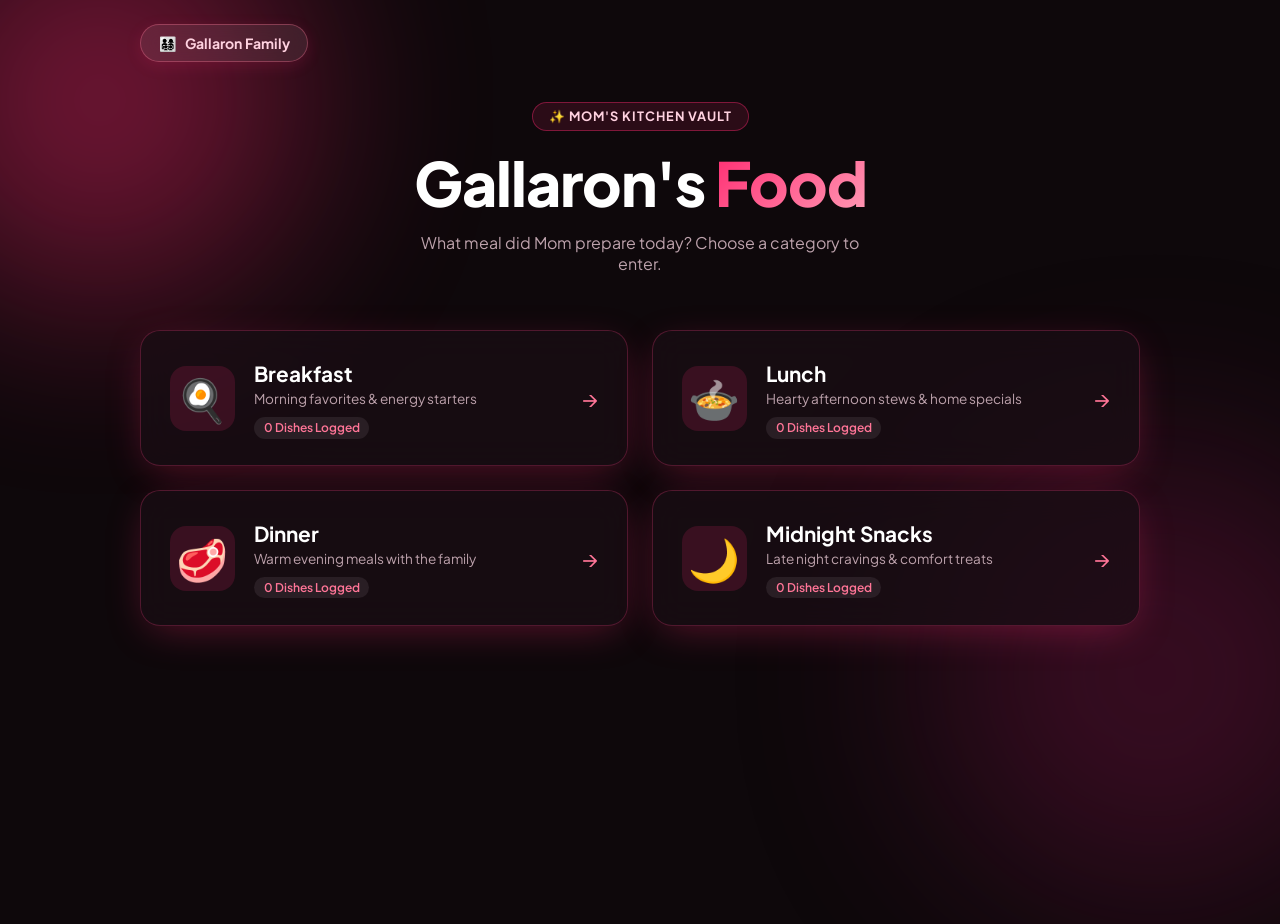
<file: index.html>
<!DOCTYPE html>
<html lang="en">
<head>
  <meta charset="UTF-8" />
  <meta name="viewport" content="width=device-width, initial-scale=1.0" />
  <title>Gallaron's Food ✨ Home</title>
  <link rel="preconnect" href="https://fonts.googleapis.com">
  <link rel="preconnect" href="https://fonts.gstatic.com" crossorigin>
  <link href="https://fonts.googleapis.com/css2?family=Plus+Jakarta+Sans:wght@300;400;600;700;800&display=swap" rel="stylesheet">
  <link rel="stylesheet" href="style.css" />
</head>
<body>

  <div class="blob blob-1"></div>
  <div class="blob blob-2"></div>

  <!-- Top-Left Family Button -->
  <div class="top-nav-bar">
    <button class="family-nav-btn" id="familyOpenBtn">
      <span class="fam-icon">👨‍👩‍👧‍👦</span>
      <span>Gallaron Family</span>
    </button>
  </div>

  <!-- Family Profiles Modal -->
  <div id="familyModal" class="modal-backdrop">
    <div class="modal-card">
      <div class="modal-header">
        <div>
          <h2>The Gallaron Family ❤️</h2>
          <p>The happy eaters behind Mom's kitchen dishes</p>
        </div>
        <button class="modal-close-btn" id="familyCloseBtn">✕</button>
      </div>

      <div class="family-grid">
        <div class="member-card mom-card">
          <div class="member-avatar">👩‍🍳</div>
          <div class="member-info">
            <h4>Daisy</h4>
            <span class="member-role highlight-role">Mom (Head Chef)</span>
            <p>Creating recipes with endless love & special secret flavors.</p>
          </div>
        </div>

        <div class="member-card">
          <div class="member-avatar">👨‍💼</div>
          <div class="member-info">
            <h4>Peter</h4>
            <span class="member-role">Dad</span>
            <p>Number one fan of Mom's home cooking.</p>
          </div>
        </div>

        <div class="member-card">
          <div class="member-avatar">🧑‍💻</div>
          <div class="member-info">
            <h4>Daniel</h4>
            <span class="member-role">Eldest</span>
            <p>First in line when lunch and dinner is ready.</p>
          </div>
        </div>

        <div class="member-card">
          <div class="member-avatar">👦</div>
          <div class="member-info">
            <h4>JanJan</h4>
            <span class="member-role">Middle Child</span>
            <p>Documenting every single meal in Gallaron's Vault!</p>
          </div>
        </div>

        <div class="member-card">
          <div class="member-avatar">👧</div>
          <div class="member-info">
            <h4>Princess</h4>
            <span class="member-role">Youngest</span>
            <p>The sweet tooth who never misses midnight snacks.</p>
          </div>
        </div>
      </div>
    </div>
  </div>

  <!-- Categories Grid -->
  <main class="view-container">
    <header class="hero-section">
      <div class="badge-pill">✨ Mom's Kitchen Vault</div>
      <h1 class="brand-title">Gallaron's <span>Food</span></h1>
      <p class="hero-subtext">What meal did Mom prepare today? Choose a category to enter.</p>
    </header>

    <div class="category-grid">
      <a href="editor.html?category=Breakfast&icon=🍳" class="cat-card">
        <div class="cat-icon-lg">🍳</div>
        <div class="cat-details">
          <h3>Breakfast</h3>
          <p>Morning favorites & energy starters</p>
          <span class="cat-counter" id="badge-Breakfast">0 Dishes Logged</span>
        </div>
        <span class="arrow-btn">→</span>
      </a>

      <a href="editor.html?category=Lunch&icon=🍲" class="cat-card">
        <div class="cat-icon-lg">🍲</div>
        <div class="cat-details">
          <h3>Lunch</h3>
          <p>Hearty afternoon stews & home specials</p>
          <span class="cat-counter" id="badge-Lunch">0 Dishes Logged</span>
        </div>
        <span class="arrow-btn">→</span>
      </a>

      <a href="editor.html?category=Dinner&icon=🥩" class="cat-card">
        <div class="cat-icon-lg">🥩</div>
        <div class="cat-details">
          <h3>Dinner</h3>
          <p>Warm evening meals with the family</p>
          <span class="cat-counter" id="badge-Dinner">0 Dishes Logged</span>
        </div>
        <span class="arrow-btn">→</span>
      </a>

      <a href="editor.html?category=Midnight%20Snacks&icon=🌙" class="cat-card">
        <div class="cat-icon-lg">🌙</div>
        <div class="cat-details">
          <h3>Midnight Snacks</h3>
          <p>Late night cravings & comfort treats</p>
          <span class="cat-counter" id="badge-Midnight Snacks">0 Dishes Logged</span>
        </div>
        <span class="arrow-btn">→</span>
      </a>
    </div>
  </main>

  <script src="index.js"></script>
</body>
</html>
</file>
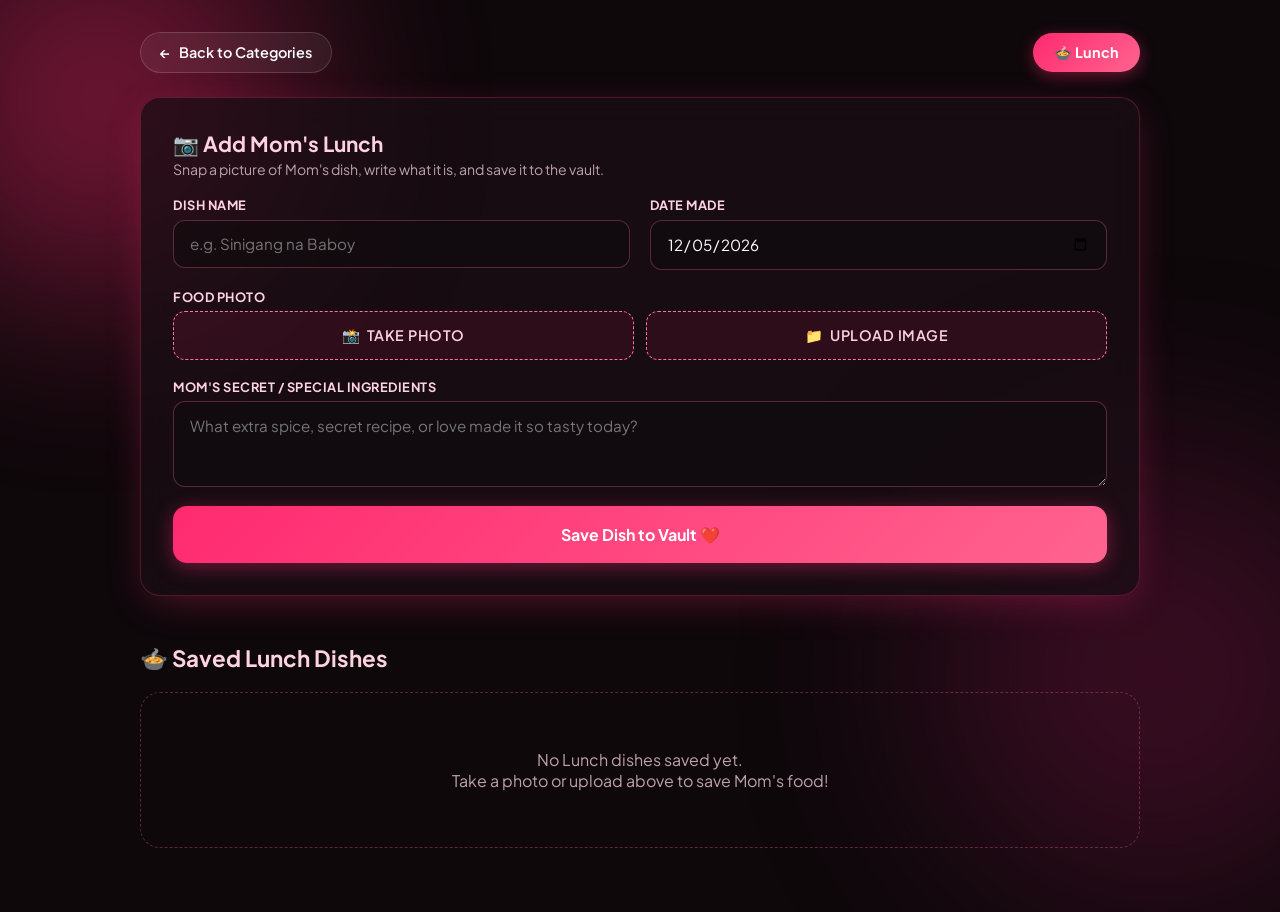
<file: editor.html>
<!DOCTYPE html>
<html lang="en">
<head>
  <meta charset="UTF-8" />
  <meta name="viewport" content="width=device-width, initial-scale=1.0" />
  <title>Gallaron's Food ✨ Meal Manager</title>
  <link rel="preconnect" href="https://fonts.googleapis.com">
  <link rel="preconnect" href="https://fonts.gstatic.com" crossorigin>
  <link href="https://fonts.googleapis.com/css2?family=Plus+Jakarta+Sans:wght@300;400;600;700;800&display=swap" rel="stylesheet">
  <link rel="stylesheet" href="editor.css" />
</head>
<body>

  <div class="blob blob-1"></div>
  <div class="blob blob-2"></div>

  <main class="view-container">
    
    <div class="top-nav">
      <a href="index.html" class="back-btn">
        <span>←</span> Back to Categories
      </a>
      <div class="active-badge" id="currentCategoryBadge">🍳 Meal</div>
    </div>

    <!-- Add Food Form -->
    <div class="glass-panel form-section">
      <div class="panel-header">
        <h2 id="formTitle">📷 Add Food</h2>
        <p>Snap a picture of Mom's dish, write what it is, and save it to the vault.</p>
      </div>

      <form id="foodForm">
        <div class="form-grid">
          
          <div class="input-group">
            <label for="foodName">Dish Name</label>
            <input type="text" id="foodName" placeholder="e.g. Sinigang na Baboy" required />
          </div>

          <div class="input-group">
            <label for="foodDate">Date Made</label>
            <input type="date" id="foodDate" required />
          </div>

          <div class="input-group file-group">
            <label>Food Photo</label>
            <div class="file-action-row">
              <label class="btn-glow-file" for="cameraInput">
                <span>📸</span> Take Photo
              </label>
              <input type="file" id="cameraInput" accept="image/*" capture="environment" />

              <label class="btn-glow-file" for="fileInput">
                <span>📁</span> Upload Image
              </label>
              <input type="file" id="fileInput" accept="image/*" />
            </div>
            
            <div class="preview-stage" id="imagePreviewContainer">
              <img id="imagePreview" alt="Dish Preview" />
              <button type="button" id="removePhotoBtn" class="remove-photo">✕</button>
            </div>
          </div>

          <div class="input-group full-span">
            <label for="foodDesc">Mom's Secret / Special Ingredients</label>
            <textarea id="foodDesc" rows="3" placeholder="What extra spice, secret recipe, or love made it so tasty today?"></textarea>
          </div>

          <div class="full-span">
            <button type="submit" class="submit-action-btn">
              <span>Save Dish to Vault ❤️</span>
            </button>
          </div>

        </div>
      </form>
    </div>

    <!-- Gallery Section -->
    <div class="gallery-section">
      <h3 class="gallery-title" id="galleryCategoryTitle">Saved Dishes</h3>
      <div class="food-grid" id="foodGallery"></div>
    </div>

  </main>

  <script src="editor.js"></script>
</body>
</html>
</file>
<file: style.css>
:root {
  --bg: #0e080b;
  --panel-bg: rgba(26, 14, 20, 0.75);
  --border-glow: rgba(255, 60, 130, 0.25);
  --pink-neon: #ff2a70;
  --pink-light: #ff7597;
  --pink-soft: #ffd2e0;
  --pink-subtle: rgba(255, 42, 112, 0.12);
  --text: #ffffff;
  --text-muted: #bda2ac;
  --radius: 20px;
  --glow-shadow: 0 10px 40px -10px rgba(255, 42, 112, 0.35);
}

* {
  box-sizing: border-box;
  margin: 0;
  padding: 0;
  font-family: 'Plus Jakarta Sans', sans-serif;
  -webkit-tap-highlight-color: transparent;
}

body {
  background-color: var(--bg);
  color: var(--text);
  min-height: 100vh;
  position: relative;
  overflow-x: hidden;
}

.blob {
  position: fixed;
  border-radius: 50%;
  filter: blur(100px);
  z-index: -1;
  opacity: 0.4;
  pointer-events: none;
  animation: floatBlobs 10s infinite alternate ease-in-out;
}
.blob-1 {
  width: 400px;
  height: 400px;
  background: var(--pink-neon);
  top: -100px;
  left: -100px;
}
.blob-2 {
  width: 450px;
  height: 450px;
  background: #751443;
  bottom: 0;
  right: -100px;
}

@keyframes floatBlobs {
  0% { transform: scale(1) translateY(0); }
  100% { transform: scale(1.15) translateY(30px); }
}

.top-nav-bar {
  max-width: 1000px;
  width: 92%;
  margin: 1.5rem auto 0;
  display: flex;
  justify-content: flex-start;
  align-items: center;
}

.family-nav-btn {
  background: rgba(255, 255, 255, 0.08);
  border: 1px solid rgba(255, 117, 151, 0.35);
  color: var(--pink-soft);
  font-weight: 700;
  font-size: 0.88rem;
  padding: 0.55rem 1.1rem;
  border-radius: 30px;
  cursor: pointer;
  display: flex;
  align-items: center;
  gap: 0.5rem;
  backdrop-filter: blur(10px);
  box-shadow: 0 4px 15px rgba(255, 42, 112, 0.15);
  transition: all 0.3s ease;
}

.family-nav-btn:hover {
  background: var(--pink-neon);
  color: #fff;
  border-color: transparent;
  transform: translateY(-2px);
}

.modal-backdrop {
  position: fixed;
  top: 0;
  left: 0;
  width: 100%;
  height: 100%;
  background: rgba(8, 4, 6, 0.85);
  backdrop-filter: blur(8px);
  z-index: 100;
  display: none;
  align-items: center;
  justify-content: center;
  padding: 1rem;
}

.modal-backdrop.active {
  display: flex;
}

.modal-card {
  background: #1a0e14;
  border: 1px solid var(--border-glow);
  border-radius: var(--radius);
  max-width: 650px;
  width: 100%;
  max-height: 90vh;
  overflow-y: auto;
  padding: 2rem;
  box-shadow: var(--glow-shadow);
}

.modal-header {
  display: flex;
  justify-content: space-between;
  align-items: flex-start;
  margin-bottom: 1.5rem;
}

.modal-header h2 {
  font-size: 1.4rem;
  color: var(--pink-soft);
}

.modal-header p {
  font-size: 0.85rem;
  color: var(--text-muted);
  margin-top: 0.2rem;
}

.modal-close-btn {
  background: rgba(255, 255, 255, 0.08);
  border: none;
  color: #fff;
  font-size: 1.1rem;
  width: 32px;
  height: 32px;
  border-radius: 50%;
  cursor: pointer;
}

.family-grid {
  display: flex;
  flex-direction: column;
  gap: 1rem;
}

.member-card {
  background: rgba(255, 255, 255, 0.04);
  border: 1px solid rgba(255, 117, 151, 0.2);
  padding: 1rem 1.2rem;
  border-radius: 14px;
  display: flex;
  align-items: center;
  gap: 1rem;
}

.mom-card {
  border-color: rgba(255, 42, 112, 0.6);
  background: rgba(255, 42, 112, 0.08);
}

.member-avatar {
  font-size: 2rem;
  width: 50px;
  height: 50px;
  background: rgba(255, 42, 112, 0.2);
  border-radius: 12px;
  display: flex;
  align-items: center;
  justify-content: center;
  flex-shrink: 0;
}

.member-info h4 {
  font-size: 1.1rem;
  color: #fff;
}

.member-role {
  font-size: 0.75rem;
  font-weight: 700;
  text-transform: uppercase;
  color: var(--pink-light);
  display: inline-block;
  margin-bottom: 0.2rem;
}

.highlight-role { color: #ff2a70; }

.member-info p {
  font-size: 0.83rem;
  color: var(--text-muted);
}

.view-container {
  max-width: 1000px;
  width: 92%;
  margin: 0 auto;
  padding-bottom: 4rem;
}

.hero-section {
  text-align: center;
  padding: 2.5rem 1rem 2.5rem;
  display: flex;
  flex-direction: column;
  align-items: center;
  gap: 0.8rem;
}

.badge-pill {
  background: var(--pink-subtle);
  border: 1px solid rgba(255, 42, 112, 0.4);
  color: var(--pink-soft);
  font-size: 0.8rem;
  font-weight: 700;
  letter-spacing: 1px;
  text-transform: uppercase;
  padding: 0.35rem 1rem;
  border-radius: 50px;
}

.brand-title {
  font-size: clamp(2.4rem, 6vw, 3.8rem);
  font-weight: 800;
  letter-spacing: -1px;
}

.brand-title span {
  background: linear-gradient(135deg, #ff2a70, #ff9bb6);
  -webkit-background-clip: text;
  -webkit-text-fill-color: transparent;
}

.hero-subtext {
  color: var(--text-muted);
  font-size: 1rem;
  max-width: 480px;
}

.category-grid {
  display: grid;
  grid-template-columns: 1fr;
  gap: 1.5rem;
  margin-top: 1rem;
}

@media (min-width: 640px) {
  .category-grid { grid-template-columns: repeat(2, 1fr); }
}

.cat-card {
  text-decoration: none;
  background: var(--panel-bg);
  border: 1px solid var(--border-glow);
  padding: 1.8rem;
  border-radius: var(--radius);
  display: flex;
  align-items: center;
  gap: 1.2rem;
  cursor: pointer;
  backdrop-filter: blur(16px);
  box-shadow: var(--glow-shadow);
  transition: all 0.3s cubic-bezier(0.2, 0.8, 0.2, 1);
  position: relative;
  overflow: hidden;
}

.cat-card:hover {
  transform: translateY(-5px) scale(1.02);
  border-color: var(--pink-neon);
}

.cat-icon-lg {
  font-size: 2.6rem;
  background: rgba(255, 42, 112, 0.15);
  width: 65px;
  height: 65px;
  border-radius: 16px;
  display: flex;
  align-items: center;
  justify-content: center;
  flex-shrink: 0;
}

.cat-details { flex-grow: 1; }
.cat-details h3 { font-size: 1.3rem; color: #fff; font-weight: 700; }
.cat-details p { color: var(--text-muted); font-size: 0.85rem; margin: 0.2rem 0 0.5rem; }

.cat-counter {
  font-size: 0.75rem;
  background: rgba(255, 255, 255, 0.08);
  padding: 0.2rem 0.6rem;
  border-radius: 20px;
  color: var(--pink-light);
  font-weight: 600;
}

.arrow-btn {
  font-size: 1.4rem;
  color: var(--pink-light);
}
</file>
<file: editor.css>
:root {
  --bg: #0e080b;
  --panel-bg: rgba(26, 14, 20, 0.75);
  --border-glow: rgba(255, 60, 130, 0.25);
  --pink-neon: #ff2a70;
  --pink-light: #ff7597;
  --pink-soft: #ffd2e0;
  --pink-subtle: rgba(255, 42, 112, 0.12);
  --text: #ffffff;
  --text-muted: #bda2ac;
  --radius: 20px;
  --glow-shadow: 0 10px 40px -10px rgba(255, 42, 112, 0.35);
}

* {
  box-sizing: border-box;
  margin: 0;
  padding: 0;
  font-family: 'Plus Jakarta Sans', sans-serif;
  -webkit-tap-highlight-color: transparent;
}

body {
  background-color: var(--bg);
  color: var(--text);
  min-height: 100vh;
  position: relative;
  overflow-x: hidden;
}

.blob {
  position: fixed;
  border-radius: 50%;
  filter: blur(100px);
  z-index: -1;
  opacity: 0.4;
  pointer-events: none;
  animation: floatBlobs 10s infinite alternate ease-in-out;
}
.blob-1 {
  width: 400px;
  height: 400px;
  background: var(--pink-neon);
  top: -100px;
  left: -100px;
}
.blob-2 {
  width: 450px;
  height: 450px;
  background: #751443;
  bottom: 0;
  right: -100px;
}

@keyframes floatBlobs {
  0% { transform: scale(1) translateY(0); }
  100% { transform: scale(1.15) translateY(30px); }
}

.view-container {
  max-width: 1000px;
  width: 92%;
  margin: 0 auto;
  padding-bottom: 4rem;
}

.top-nav {
  display: flex;
  justify-content: space-between;
  align-items: center;
  padding: 2rem 0 1.5rem;
}

.back-btn {
  text-decoration: none;
  background: rgba(255, 255, 255, 0.06);
  border: 1px solid rgba(255, 255, 255, 0.15);
  color: #fff;
  font-weight: 600;
  font-size: 0.9rem;
  padding: 0.65rem 1.2rem;
  border-radius: 30px;
  display: flex;
  align-items: center;
  gap: 0.5rem;
  transition: 0.3s;
}

.back-btn:hover {
  background: var(--pink-subtle);
  border-color: var(--pink-neon);
}

.active-badge {
  background: linear-gradient(135deg, var(--pink-neon), #ff638f);
  color: #fff;
  font-weight: 700;
  padding: 0.65rem 1.3rem;
  border-radius: 30px;
  font-size: 0.9rem;
  box-shadow: 0 4px 15px rgba(255, 42, 112, 0.4);
}

.glass-panel {
  background: var(--panel-bg);
  border: 1px solid var(--border-glow);
  border-radius: var(--radius);
  padding: 2rem;
  backdrop-filter: blur(16px);
  box-shadow: var(--glow-shadow);
  margin-bottom: 3rem;
}

.panel-header h2 { font-size: 1.3rem; font-weight: 700; color: var(--pink-soft); }
.panel-header p { font-size: 0.88rem; color: var(--text-muted); margin-top: 0.2rem; margin-bottom: 1.2rem; }

.form-grid {
  display: grid;
  grid-template-columns: 1fr;
  gap: 1.2rem;
}

@media (min-width: 768px) {
  .form-grid { grid-template-columns: 1fr 1fr; }
  .full-span, .file-group { grid-column: span 2; }
}

.input-group {
  display: flex;
  flex-direction: column;
  gap: 0.4rem;
}

label {
  font-size: 0.8rem;
  font-weight: 700;
  text-transform: uppercase;
  letter-spacing: 0.5px;
  color: var(--pink-soft);
}

input[type="text"], input[type="date"], textarea {
  width: 100%;
  background: rgba(15, 10, 13, 0.6);
  border: 1px solid rgba(255, 117, 151, 0.3);
  padding: 0.85rem 1rem;
  border-radius: 12px;
  color: #fff;
  font-size: 0.95rem;
  outline: none;
  transition: 0.3s;
}

input:focus, textarea:focus {
  border-color: var(--pink-neon);
  box-shadow: 0 0 12px rgba(255, 42, 112, 0.3);
}

.file-action-row { display: flex; gap: 0.8rem; }
.btn-glow-file {
  flex: 1;
  background: rgba(255, 42, 112, 0.1);
  border: 1px dashed var(--pink-light);
  padding: 0.85rem;
  border-radius: 12px;
  text-align: center;
  color: var(--pink-soft);
  font-weight: 600;
  font-size: 0.9rem;
  cursor: pointer;
  display: flex;
  justify-content: center;
  align-items: center;
  gap: 0.4rem;
}

input[type="file"] { display: none; }

.preview-stage {
  margin-top: 0.8rem;
  position: relative;
  width: 100%;
  height: 180px;
  border-radius: 12px;
  overflow: hidden;
  display: none;
  border: 1px solid var(--pink-neon);
}

.preview-stage img { width: 100%; height: 100%; object-fit: cover; }

.remove-photo {
  position: absolute;
  top: 8px;
  right: 8px;
  background: rgba(0, 0, 0, 0.7);
  color: #fff;
  border: none;
  width: 30px;
  height: 30px;
  border-radius: 50%;
  cursor: pointer;
}

.submit-action-btn {
  width: 100%;
  background: linear-gradient(135deg, var(--pink-neon), #ff638f);
  color: #fff;
  border: none;
  font-size: 1rem;
  font-weight: 700;
  padding: 1.1rem;
  border-radius: 14px;
  cursor: pointer;
  box-shadow: 0 4px 20px rgba(255, 42, 112, 0.4);
}

.gallery-title { font-size: 1.4rem; color: var(--pink-soft); margin-bottom: 1.2rem; }

.food-grid {
  display: grid;
  grid-template-columns: 1fr;
  gap: 1.5rem;
}

@media (min-width: 640px) { .food-grid { grid-template-columns: repeat(2, 1fr); } }
@media (min-width: 1024px) { .food-grid { grid-template-columns: repeat(3, 1fr); } }

.food-card {
  background: var(--panel-bg);
  border: 1px solid rgba(255, 117, 151, 0.2);
  border-radius: var(--radius);
  overflow: hidden;
  display: flex;
  flex-direction: column;
}

.card-media { position: relative; width: 100%; height: 200px; }
.card-media img { width: 100%; height: 100%; object-fit: cover; }
.badge-overlay {
  position: absolute;
  top: 10px;
  right: 10px;
  background: rgba(15, 10, 13, 0.85);
  font-size: 0.75rem;
  font-weight: 700;
  padding: 0.3rem 0.7rem;
  border-radius: 20px;
  color: var(--pink-soft);
}

.card-content {
  padding: 1.2rem;
  display: flex;
  flex-direction: column;
  flex-grow: 1;
  justify-content: space-between;
}

.dish-heading { font-size: 1.2rem; font-weight: 700; color: #fff; margin-bottom: 0.4rem; }
.dish-story { font-size: 0.88rem; color: var(--text-muted); line-height: 1.4; margin-bottom: 1rem; }

.btn-trash {
  align-self: flex-end;
  background: none;
  border: 1px solid rgba(255, 42, 112, 0.3);
  color: var(--pink-light);
  padding: 0.35rem 0.75rem;
  border-radius: 8px;
  cursor: pointer;
}

.btn-trash:hover { background: var(--pink-neon); color: #fff; }

.empty-state {
  grid-column: 1 / -1;
  text-align: center;
  padding: 3.5rem 1rem;
  border: 1px dashed rgba(255, 117, 151, 0.3);
  border-radius: var(--radius);
  color: var(--text-muted);
}
</file>
